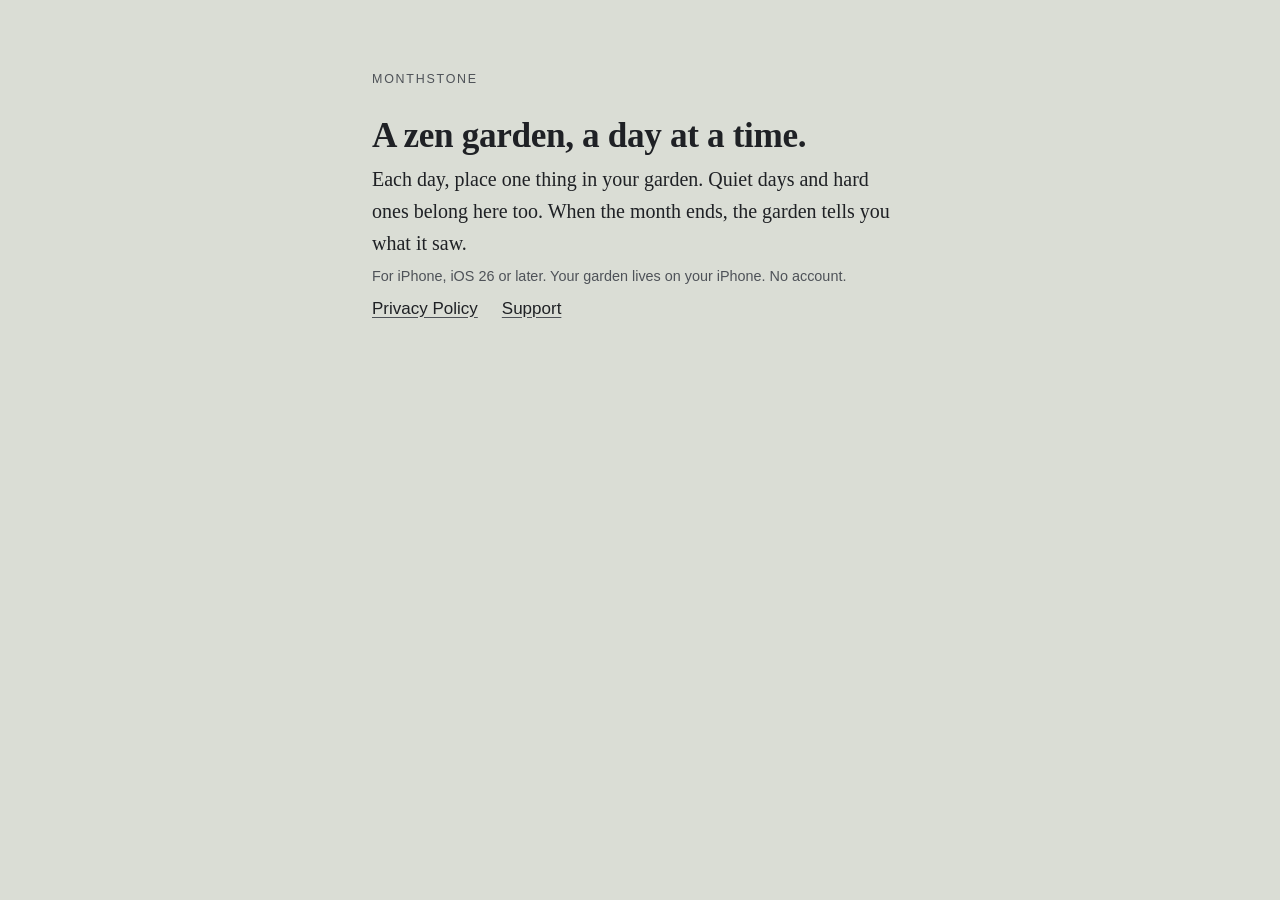
<file: index.html>
<!doctype html>
<html lang="en">
<head>
<meta charset="utf-8">
<meta name="viewport" content="width=device-width, initial-scale=1">
<title>Monthstone</title>
<meta name="description" content="Monthstone: a zen garden, a day at a time.">
<link rel="stylesheet" href="style.css">
</head>
<body>
<main>
  <p class="kicker">Monthstone</p>
  <h1>A zen garden, a day at a time.</h1>
  <p class="lead">Each day, place one thing in your garden. Quiet days and hard ones belong here too. When the month ends, the garden tells you what it saw.</p>
  <p class="meta">For iPhone, iOS 26 or later. Your garden lives on your iPhone. No account.</p>
  <nav><a href="privacy/">Privacy Policy</a><a href="support/">Support</a></nav>
</main>
</body>
</html>
</file>
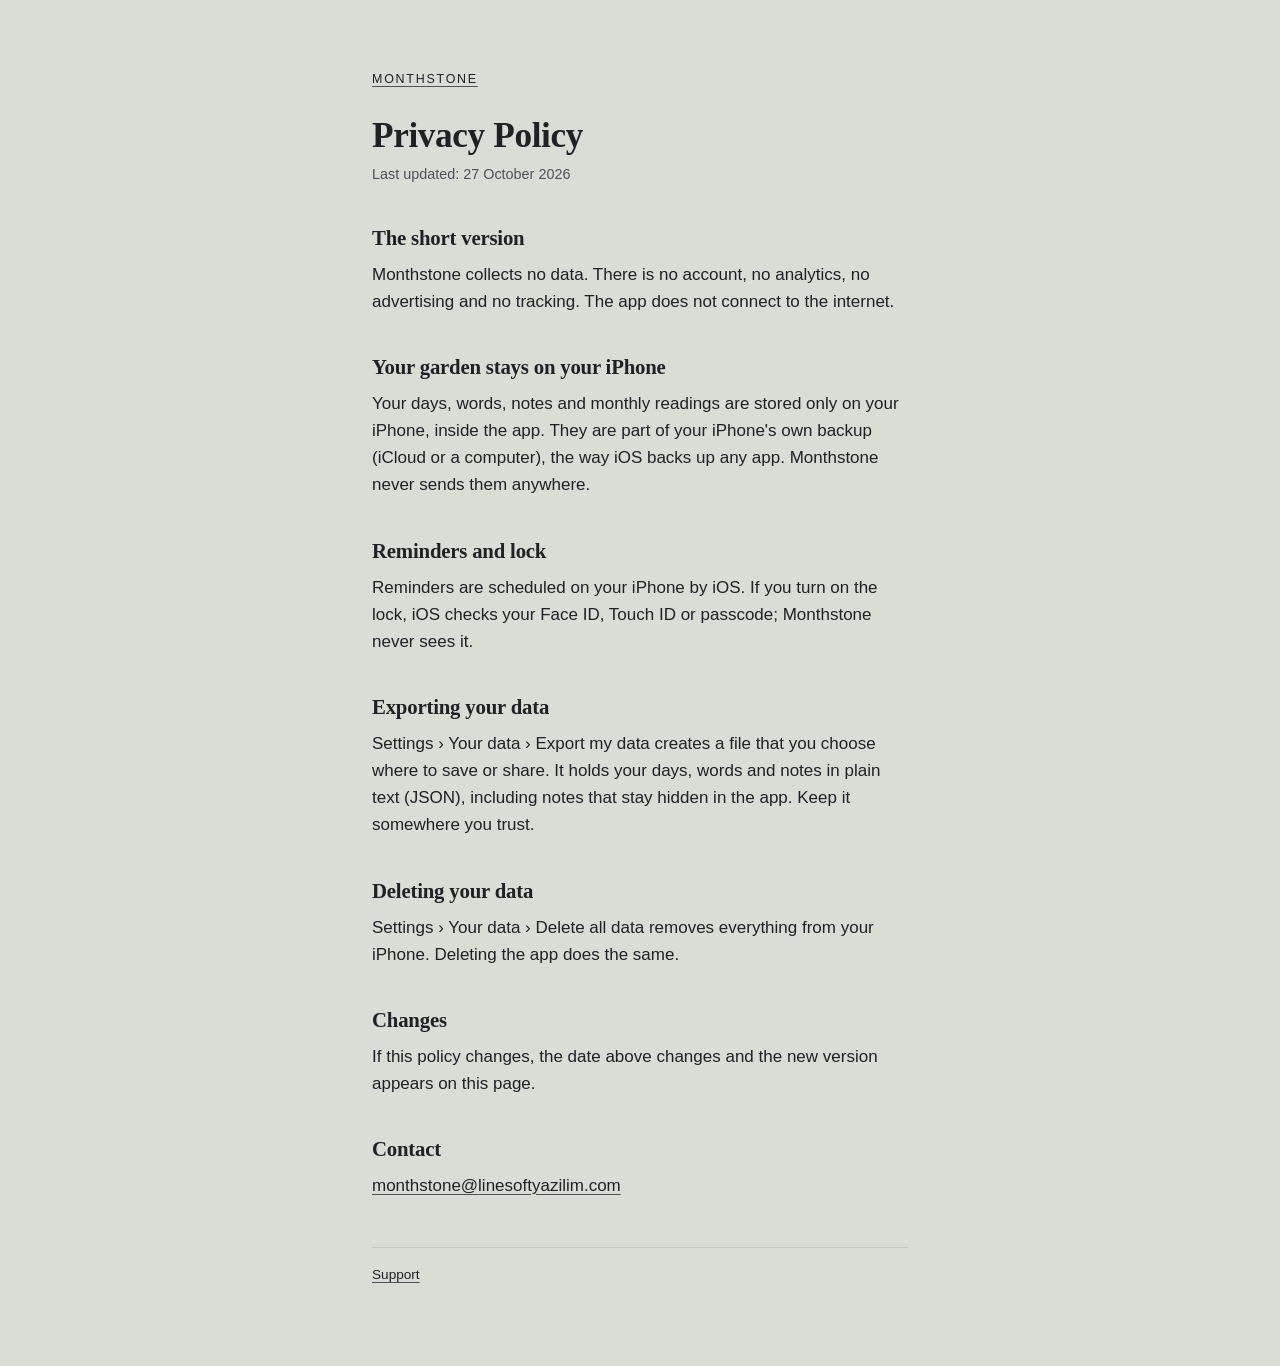
<file: privacy/index.html>
<!doctype html>
<html lang="en">
<head>
<meta charset="utf-8">
<meta name="viewport" content="width=device-width, initial-scale=1">
<title>Monthstone · Privacy Policy</title>
<meta name="description" content="Monthstone collects no data. Your garden stays on your iPhone.">
<link rel="stylesheet" href="../style.css">
</head>
<body>
<main>
  <p class="kicker"><a href="../">Monthstone</a></p>
  <h1>Privacy Policy</h1>
  <p class="meta">Last updated: 27 October 2026</p>

  <h2>The short version</h2>
  <p>Monthstone collects no data. There is no account, no analytics, no advertising and no tracking. The app does not connect to the internet.</p>

  <h2>Your garden stays on your iPhone</h2>
  <p>Your days, words, notes and monthly readings are stored only on your iPhone, inside the app. They are part of your iPhone's own backup (iCloud or a computer), the way iOS backs up any app. Monthstone never sends them anywhere.</p>

  <h2>Reminders and lock</h2>
  <p>Reminders are scheduled on your iPhone by iOS. If you turn on the lock, iOS checks your Face ID, Touch ID or passcode; Monthstone never sees it.</p>

  <h2>Exporting your data</h2>
  <p>Settings › Your data › Export my data creates a file that you choose where to save or share. It holds your days, words and notes in plain text (JSON), including notes that stay hidden in the app. Keep it somewhere you trust.</p>

  <h2>Deleting your data</h2>
  <p>Settings › Your data › Delete all data removes everything from your iPhone. Deleting the app does the same.</p>

  <h2>Changes</h2>
  <p>If this policy changes, the date above changes and the new version appears on this page.</p>

  <h2>Contact</h2>
  <p><a href="mailto:monthstone@linesoftyazilim.com">monthstone@linesoftyazilim.com</a></p>

  <footer><a href="../support/">Support</a></footer>
</main>
</body>
</html>
</file>
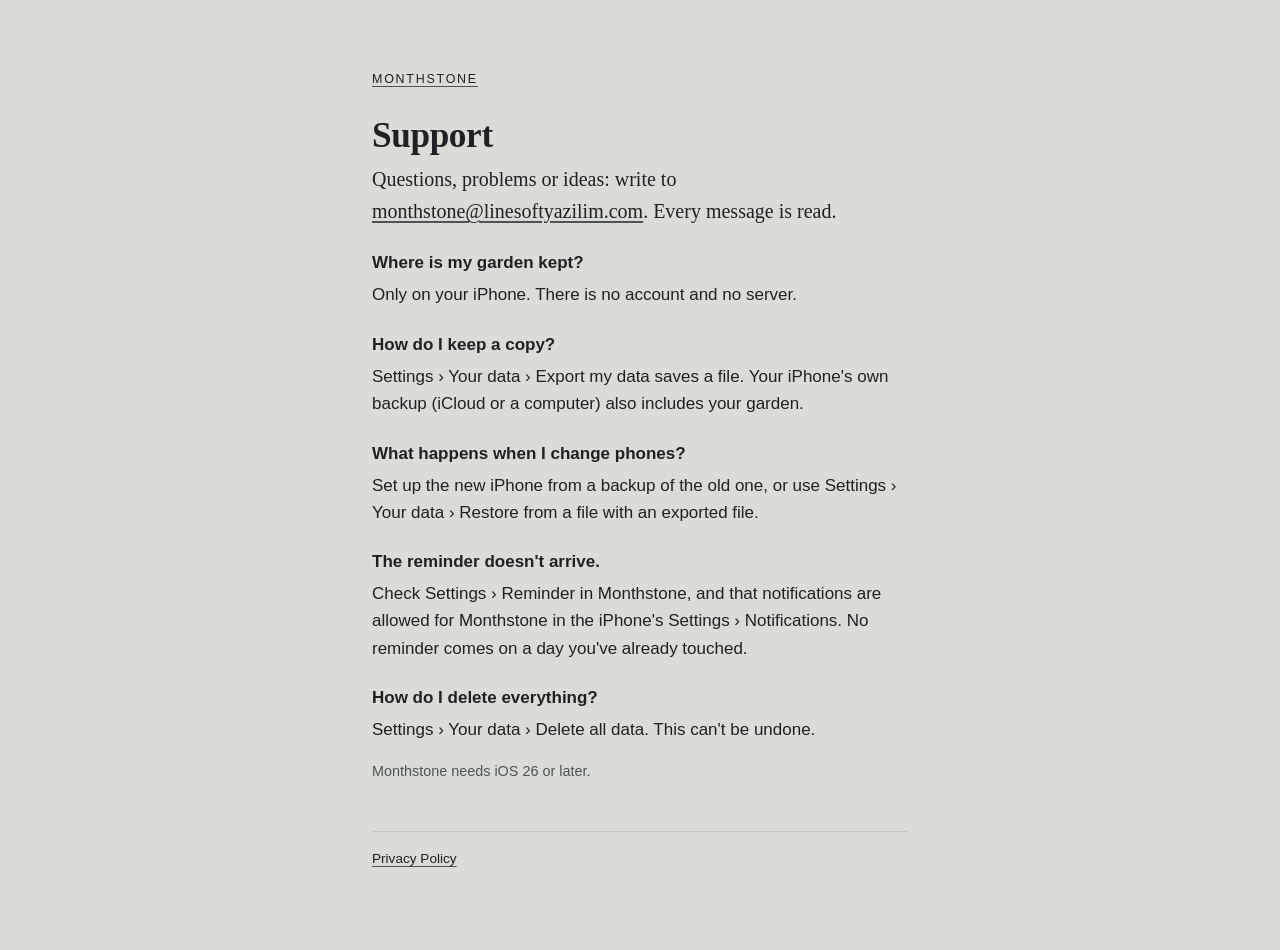
<file: support/index.html>
<!doctype html>
<html lang="en">
<head>
<meta charset="utf-8">
<meta name="viewport" content="width=device-width, initial-scale=1">
<title>Monthstone · Support</title>
<meta name="description" content="Help with Monthstone, and how to reach us.">
<link rel="stylesheet" href="../style.css">
</head>
<body>
<main>
  <p class="kicker"><a href="../">Monthstone</a></p>
  <h1>Support</h1>
  <p class="lead">Questions, problems or ideas: write to <a href="mailto:monthstone@linesoftyazilim.com">monthstone@linesoftyazilim.com</a>. Every message is read.</p>

  <dl>
    <dt>Where is my garden kept?</dt>
    <dd>Only on your iPhone. There is no account and no server.</dd>

    <dt>How do I keep a copy?</dt>
    <dd>Settings › Your data › Export my data saves a file. Your iPhone's own backup (iCloud or a computer) also includes your garden.</dd>

    <dt>What happens when I change phones?</dt>
    <dd>Set up the new iPhone from a backup of the old one, or use Settings › Your data › Restore from a file with an exported file.</dd>

    <dt>The reminder doesn't arrive.</dt>
    <dd>Check Settings › Reminder in Monthstone, and that notifications are allowed for Monthstone in the iPhone's Settings › Notifications. No reminder comes on a day you've already touched.</dd>

    <dt>How do I delete everything?</dt>
    <dd>Settings › Your data › Delete all data. This can't be undone.</dd>
  </dl>

  <p class="meta">Monthstone needs iOS 26 or later.</p>
  <footer><a href="../privacy/">Privacy Policy</a></footer>
</main>
</body>
</html>
</file>
<file: style.css>
/* Monthstone: gizlilik ve destek sayfaları. Uygulamanın gündüz tonları; dışarıdan hiçbir şey yüklenmez. */
:root { --wall: #DADDD5; --table: #C6C9BF; --ink: #1F2125; --soft: #4E5258; --ember: #A9452F; --paper: #F2F0EA; }
* { box-sizing: border-box; }
html { background: var(--wall); }
body { margin: 0; color: var(--ink); font: 17px/1.6 -apple-system, BlinkMacSystemFont, "Helvetica Neue", Arial, sans-serif; }
main { max-width: 36rem; margin: 0 auto; padding: 4rem 1.25rem 5rem; }
h1, h2 { font-family: "Iowan Old Style", Palatino, "Palatino Linotype", Georgia, serif; font-weight: 600; letter-spacing: -0.01em; }
h1 { font-size: 2.2rem; line-height: 1.15; margin: 0 0 0.4rem; }
h2 { font-size: 1.3rem; margin: 2.2rem 0 0.4rem; }
p, li { margin: 0.4rem 0; }
.kicker { font-size: 0.78rem; letter-spacing: 0.14em; text-transform: uppercase; color: var(--soft); margin-bottom: 1.6rem; }
.lead { font-family: "Iowan Old Style", Palatino, Georgia, serif; font-size: 1.25rem; color: var(--ink); }
.meta { color: var(--soft); font-size: 0.9rem; }
a { color: var(--ink); text-decoration-color: var(--soft); text-underline-offset: 3px; }
nav a { display: inline-block; margin-right: 1.5rem; font-weight: 500; }
dl dt { font-weight: 600; margin-top: 1.4rem; }
dl dd { margin: 0.3rem 0 0; }
footer { margin-top: 3rem; padding-top: 1rem; border-top: 1px solid var(--table); color: var(--soft); font-size: 0.85rem; }
</file>
